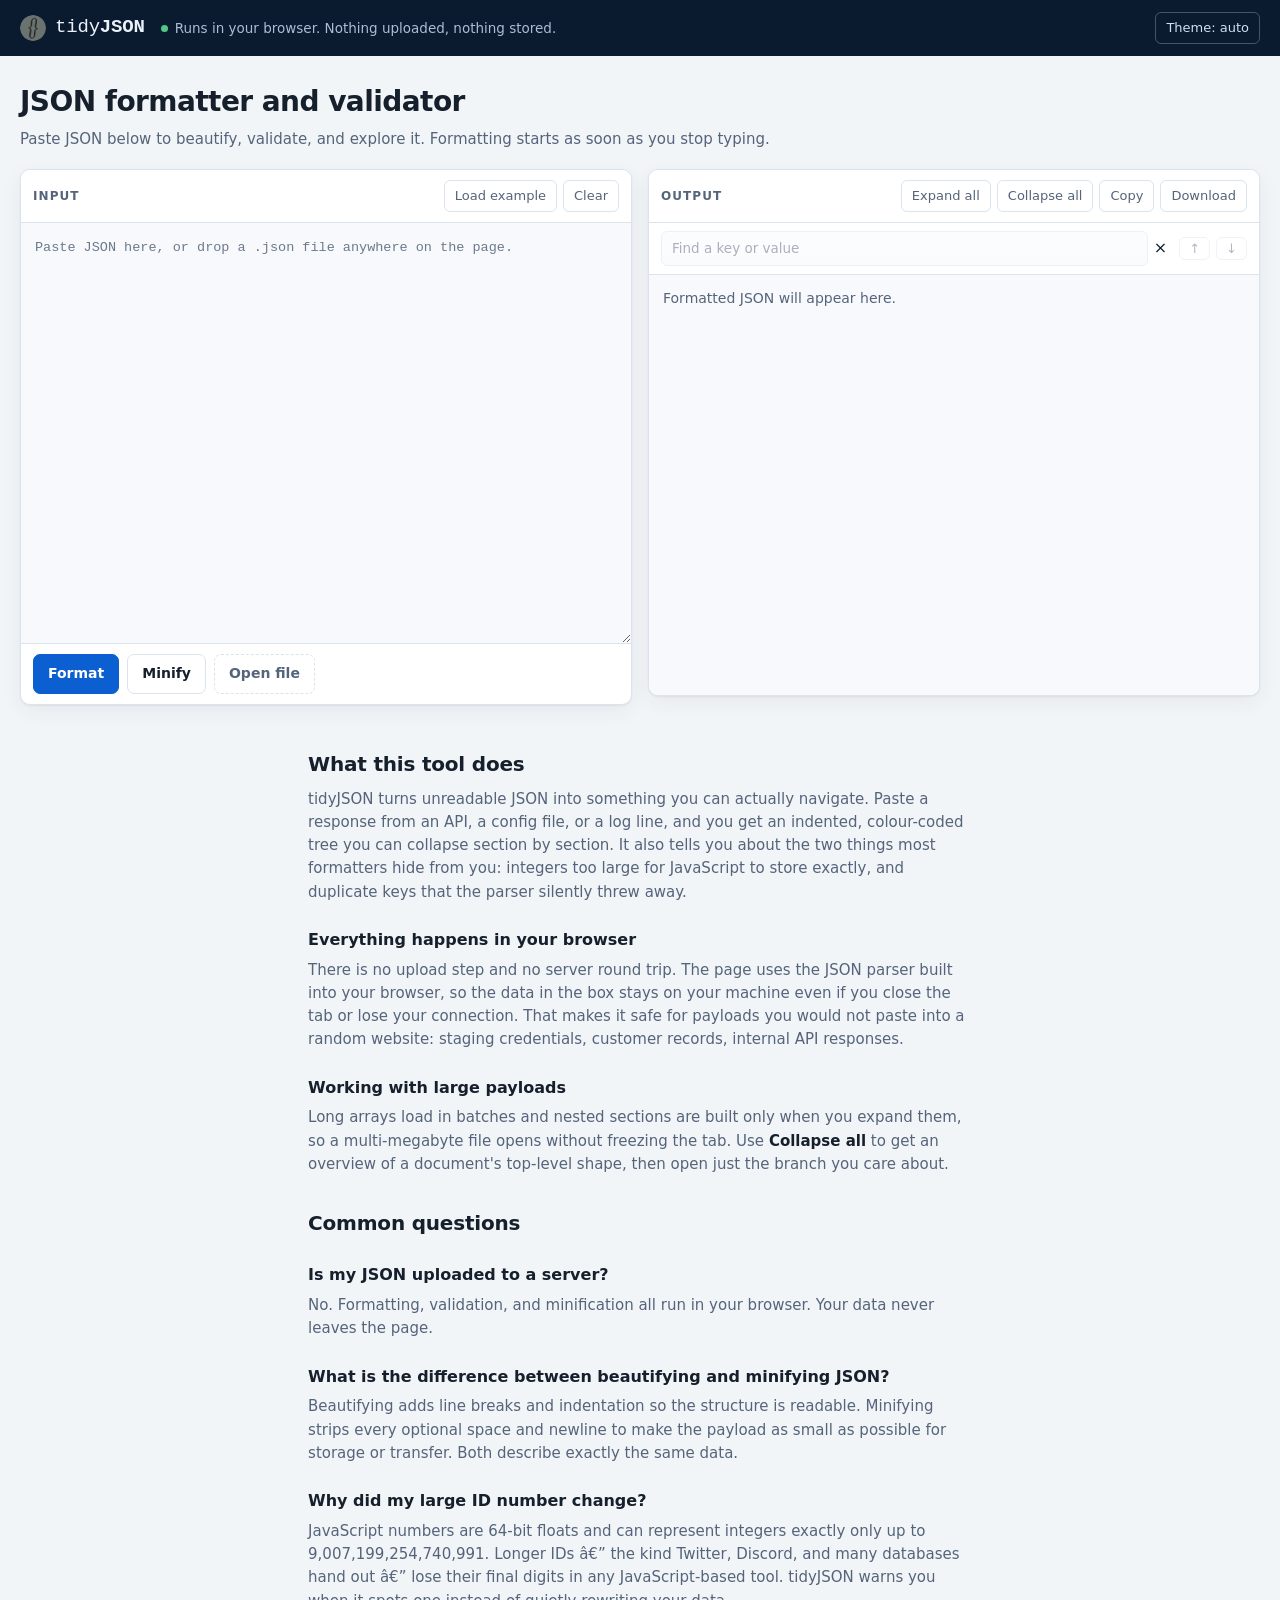
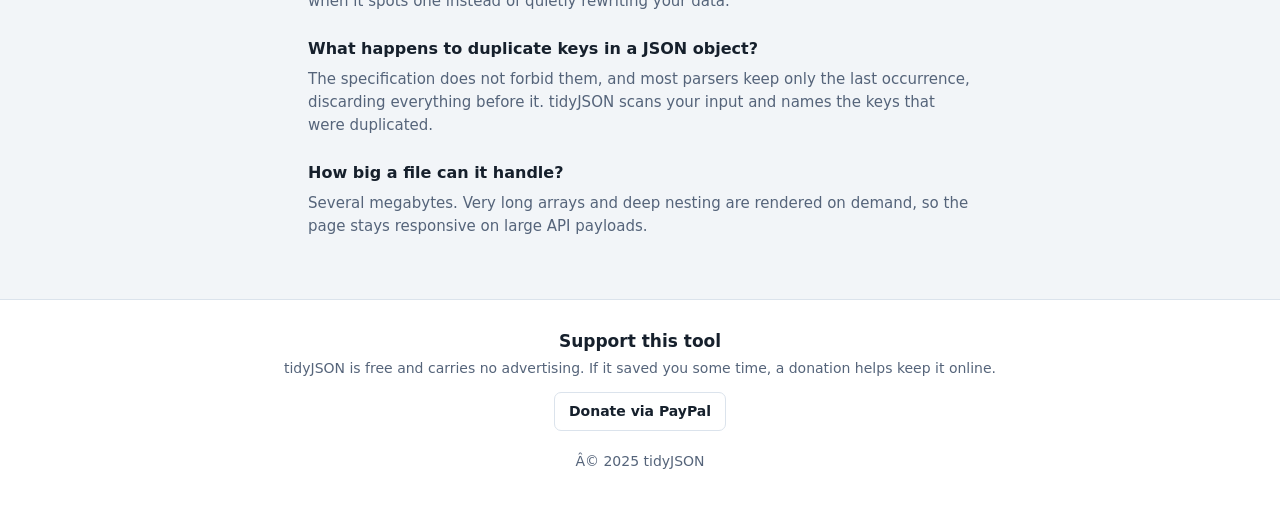
<file: index.html>
﻿<!DOCTYPE html>
<html lang="en" data-theme="auto">
<head>
  <meta charset="UTF-8" />
  <meta name="viewport" content="width=device-width, initial-scale=1.0" />
  <title>JSON Formatter &amp; Validator - Beautify &amp; Minify JSON Online | tidyJSON</title>
  <meta name="description" content="Free online JSON formatter and validator. Beautify, minify, and validate JSON in your browser. Nothing is uploaded, nothing is stored. No ads." />
  <link rel="canonical" href="https://tidyjson.com/" />
  <meta name="theme-color" content="#0A1A2F" media="(prefers-color-scheme: dark)" />
  <meta name="theme-color" content="#0A1A2F" media="(prefers-color-scheme: light)" />

  <link rel="icon" type="image/x-icon" href="assets/images/favicon.ico" />
  <link rel="apple-touch-icon" href="assets/images/logo.png" />
  <link rel="stylesheet" href="assets/css/styles.css" />

  <meta property="og:title" content="tidyJSON - JSON Formatter &amp; Validator" />
  <meta property="og:description" content="Beautify, validate, and minify JSON in your browser. Nothing is uploaded, nothing is stored." />
  <meta property="og:image" content="https://tidyjson.com/assets/images/preview.png" />
  <meta property="og:url" content="https://tidyjson.com/" />
  <meta property="og:type" content="website" />
  <meta name="twitter:card" content="summary_large_image" />
  <meta name="twitter:title" content="tidyJSON - JSON Formatter &amp; Validator" />
  <meta name="twitter:description" content="Beautify, validate, and minify JSON in your browser. Nothing is uploaded, nothing is stored." />
  <meta name="twitter:image" content="https://tidyjson.com/assets/images/preview.png" />

  <script type="application/ld+json">
  {
    "@context": "https://schema.org",
    "@type": "SoftwareApplication",
    "name": "tidyJSON",
    "description": "A free tool to format, validate, beautify, and minify JSON. Runs entirely in the browser.",
    "applicationCategory": "DeveloperApplication",
    "url": "https://tidyjson.com/",
    "operatingSystem": "All",
    "offers": { "@type": "Offer", "price": "0", "priceCurrency": "USD" }
  }
  </script>

  <script type="application/ld+json">
  {
    "@context": "https://schema.org",
    "@type": "FAQPage",
    "mainEntity": [
      {
        "@type": "Question",
        "name": "Is my JSON uploaded to a server?",
        "acceptedAnswer": { "@type": "Answer", "text": "No. Formatting, validation, and minification all run in your browser using the built-in JSON parser. Your data never leaves the page." }
      },
      {
        "@type": "Question",
        "name": "What is the difference between beautifying and minifying JSON?",
        "acceptedAnswer": { "@type": "Answer", "text": "Beautifying adds line breaks and indentation so the structure is readable. Minifying strips every optional space and newline to make the payload as small as possible for storage or transfer. Both describe the same data." }
      },
      {
        "@type": "Question",
        "name": "Why did my large ID number change?",
        "acceptedAnswer": { "@type": "Answer", "text": "JavaScript numbers are 64-bit floats and can only represent integers exactly up to 9,007,199,254,740,991. Longer IDs lose their final digits in any JavaScript-based tool. tidyJSON warns you when this happens instead of failing silently." }
      },
      {
        "@type": "Question",
        "name": "What happens to duplicate keys in a JSON object?",
        "acceptedAnswer": { "@type": "Answer", "text": "The JSON specification does not forbid them, and most parsers keep only the last occurrence, discarding the earlier values. tidyJSON scans your input and tells you which keys were duplicated." }
      },
      {
        "@type": "Question",
        "name": "How big a file can it handle?",
        "acceptedAnswer": { "@type": "Answer", "text": "Several megabytes. Deeply nested sections and very long arrays are rendered on demand as you expand them, so the page stays responsive on large API payloads." }
      }
    ]
  }
  </script>
</head>

<body>
  <a class="skip-link" href="#raw-json">Skip to the editor</a>

  <header class="masthead">
    <div class="masthead__inner">
      <a class="wordmark" href="/">
        <img src="assets/images/logo.png" alt="" width="26" height="26" class="wordmark__mark" />
        <span class="wordmark__text">tidy<b>JSON</b></span>
      </a>

      <p class="masthead__promise">
        <span class="dot" aria-hidden="true"></span>
        Runs in your browser. Nothing uploaded, nothing stored.
      </p>

      <button id="themeBtn" class="ghost-btn" type="button" aria-live="polite">
        Theme: auto
      </button>
    </div>
  </header>

  <main>
    <div class="lede">
      <h1>JSON formatter and validator</h1>
      <p>Paste JSON below to beautify, validate, and explore it. Formatting starts as soon as you stop typing.</p>
    </div>

    <section class="workspace" aria-label="JSON editor">

      <section class="panel">
        <div class="panel__bar">
          <h2 class="panel__title">Input</h2>
          <span class="panel__meta" id="inputMeta"></span>
          <div class="panel__actions">
            <button id="sampleBtn" class="ghost-btn" type="button">Load example</button>
            <button id="clearBtn" class="ghost-btn" type="button">Clear</button>
          </div>
        </div>

        <div class="editor">
          <textarea id="raw-json" placeholder="Paste JSON here, or drop a .json file anywhere on the page." spellcheck="false" autocapitalize="off" autocomplete="off" autocorrect="off"></textarea>
        </div>

        <div class="panel__foot">
          <button id="formatBtn" class="btn btn--primary" type="button">Format</button>
          <button id="minifyBtn" class="btn" type="button">Minify</button>
          <label class="file-btn">
            Open file
            <input type="file" id="fileInput" accept=".json,.txt,.geojson,.ndjson,application/json,text/plain" />
          </label>
        </div>

        <div id="error" class="alert" role="alert" hidden>
          <div class="alert__head">
            <strong id="errorTitle"></strong>
            <button id="jumpBtn" class="ghost-btn" type="button">Go to error</button>
          </div>
          <pre id="errorExcerpt" class="alert__excerpt"></pre>
        </div>
      </section>

      <section class="panel">
        <div class="panel__bar">
          <h2 class="panel__title">Output</h2>
          <span class="panel__meta" id="outputMeta"></span>
          <div class="panel__actions">
            <button id="expandBtn" class="ghost-btn" type="button">Expand all</button>
            <button id="collapseBtn" class="ghost-btn" type="button">Collapse all</button>
            <button id="copyAllBtn" class="ghost-btn" type="button">Copy</button>
            <button id="downloadBtn" class="ghost-btn" type="button">Download</button>
          </div>
        </div>

        <div class="find">
          <span class="find__field">
            <input id="findInput" type="search" placeholder="Find a key or value" spellcheck="false" autocomplete="off" aria-label="Find a key or value" />
            <button id="findClear" class="find__clear" type="button" aria-label="Clear search" hidden>&times;</button>
          </span>&times;</button>
          <span id="findCount" class="find__count" aria-live="polite"></span>
          <button id="findPrev" class="ghost-btn find__nav" type="button" aria-label="Previous match" disabled>&uarr;</button>
          <button id="findNext" class="ghost-btn find__nav" type="button" aria-label="Next match" disabled>&darr;</button>
        </div>

        <div id="notes" class="notes" hidden></div>

        <div id="output" class="output" tabindex="0" role="region" aria-label="Formatted JSON">
          <p class="output__empty">Formatted JSON will appear here.</p>
        </div>

        <div id="inspector" class="inspector" hidden>
          <code id="inspectorPath" class="inspector__path"></code>
          <div class="inspector__actions">
            <button id="copyPathBtn" class="ghost-btn" type="button">Copy path</button>
            <button id="copyValueBtn" class="ghost-btn" type="button">Copy value</button>
          </div>
        </div>
      </section>

    </section>

    <div id="toast" class="toast" role="status" aria-live="polite" hidden></div>

    <section class="prose">
      <h2>What this tool does</h2>
      <p>
        tidyJSON turns unreadable JSON into something you can actually navigate. Paste a response
        from an API, a config file, or a log line, and you get an indented, colour-coded tree you can
        collapse section by section. It also tells you about the two things most formatters hide from
        you: integers too large for JavaScript to store exactly, and duplicate keys that the parser
        silently threw away.
      </p>

      <h3>Everything happens in your browser</h3>
      <p>
        There is no upload step and no server round trip. The page uses the JSON parser built into
        your browser, so the data in the box stays on your machine even if you close the tab or lose
        your connection. That makes it safe for payloads you would not paste into a random website:
        staging credentials, customer records, internal API responses.
      </p>

      <h3>Working with large payloads</h3>
      <p>
        Long arrays load in batches and nested sections are built only when you expand them, so a
        multi-megabyte file opens without freezing the tab. Use <strong>Collapse all</strong> to get
        an overview of a document's top-level shape, then open just the branch you care about.
      </p>

      <h2 id="faq">Common questions</h2>

      <h3>Is my JSON uploaded to a server?</h3>
      <p>
        No. Formatting, validation, and minification all run in your browser. Your data never leaves
        the page.
      </p>

      <h3>What is the difference between beautifying and minifying JSON?</h3>
      <p>
        Beautifying adds line breaks and indentation so the structure is readable. Minifying strips
        every optional space and newline to make the payload as small as possible for storage or
        transfer. Both describe exactly the same data.
      </p>

      <h3>Why did my large ID number change?</h3>
      <p>
        JavaScript numbers are 64-bit floats and can represent integers exactly only up to
        9,007,199,254,740,991. Longer IDs â€” the kind Twitter, Discord, and many databases hand out â€”
        lose their final digits in any JavaScript-based tool. tidyJSON warns you when it spots one
        instead of quietly rewriting your data.
      </p>

      <h3>What happens to duplicate keys in a JSON object?</h3>
      <p>
        The specification does not forbid them, and most parsers keep only the last occurrence,
        discarding everything before it. tidyJSON scans your input and names the keys that were
        duplicated.
      </p>

      <h3>How big a file can it handle?</h3>
      <p>
        Several megabytes. Very long arrays and deep nesting are rendered on demand, so the page
        stays responsive on large API payloads.
      </p>
    </section>
  </main>

  <footer class="site-footer">
    <div class="site-footer__inner">
      <div>
        <h2>Support this tool</h2>
        <p>tidyJSON is free and carries no advertising. If it saved you some time, a donation helps keep it online.</p>
        <form action="https://www.paypal.com/donate" method="post" target="_top">
          <input type="hidden" name="hosted_button_id" value="74GBSTVWLTKEU" />
          <button type="submit" class="btn">Donate via PayPal</button>
        </form>
      </div>
      <p class="site-footer__legal">Â© 2025 tidyJSON</p>
    </div>
  </footer>

  <div id="dropOverlay" class="drop-overlay" hidden>
    <div class="drop-overlay__card">Drop a JSON file to open it</div>
  </div>

  <script src="assets/js/script.js" defer></script>
</body>
</html>
</file>
<file: assets/css/styles.css>
/* ==========================================================================
   tidyJSON
   Light theme by default, dark theme via [data-theme="dark"] on <html>.
   data-theme="auto" follows the operating system.
   ========================================================================== */

:root {
  --sans: ui-sans-serif, system-ui, -apple-system, "Segoe UI", Roboto, Helvetica, Arial, sans-serif;
  --mono: ui-monospace, SFMono-Regular, "SF Mono", "JetBrains Mono", Menlo, Consolas, monospace;

  --navy: #0a1a2f;
  --paper: #f2f5f8;
  --surface: #ffffff;
  --sunken: #f7f9fc;
  --line: #dbe3ec;
  --ink: #16202c;
  --muted: #55647a;
  --accent: #0b5fd0;
  --accent-ink: #ffffff;
  --danger: #b3261e;
  --danger-soft: #fdeceb;
  --warn: #7a4b00;
  --warn-soft: #fdf3e0;
  --guide: #e2e8f1;
  --guide-active: #b9cbe4;
  --select: #e8eef7;
  --match: #fdf0c8;
  --match-edge: #e2c66a;

  /* Syntax — all tested at 4.5:1 or better against --sunken */
  --tok-key: #1a4fb8;
  --tok-string: #12704a;
  --tok-number: #a83a17;
  --tok-bool: #7a4b00;
  --tok-null: #566374;
  --tok-punct: #6b7a8d;

  --radius: 10px;
  --shadow: 0 1px 2px rgba(16, 32, 52, .06), 0 6px 20px rgba(16, 32, 52, .06);
}

@media (prefers-color-scheme: dark) {
  :root[data-theme="auto"] { color-scheme: dark; }
}
:root[data-theme="dark"] { color-scheme: dark; }
:root[data-theme="light"] { color-scheme: light; }

/* Dark palette, applied for explicit dark and for auto + OS dark. */
:root[data-theme="dark"] {
  --paper: #0c131b;
  --surface: #131c26;
  --sunken: #0f1821;
  --line: #24313f;
  --ink: #e3eaf2;
  --muted: #94a5b8;
  --accent: #4e9bff;
  --accent-ink: #08131f;
  --danger: #ff8a80;
  --danger-soft: #2a1615;
  --warn: #ffc66d;
  --warn-soft: #2a2213;
  --guide: #22303e;
  --guide-active: #3d556f;
  --select: #1c2937;
  --match: #3a3216;
  --match-edge: #6d5e28;
  --tok-key: #7fb3ff;
  --tok-string: #7ed9a0;
  --tok-number: #ff9e80;
  --tok-bool: #ffc66d;
  --tok-null: #93a3b5;
  --tok-punct: #7d8fa3;
  --shadow: 0 1px 2px rgba(0, 0, 0, .4);
}

@media (prefers-color-scheme: dark) {
  :root[data-theme="auto"] {
    --paper: #0c131b;
    --surface: #131c26;
    --sunken: #0f1821;
    --line: #24313f;
    --ink: #e3eaf2;
    --muted: #94a5b8;
    --accent: #4e9bff;
    --accent-ink: #08131f;
    --danger: #ff8a80;
    --danger-soft: #2a1615;
    --warn: #ffc66d;
    --warn-soft: #2a2213;
    --guide: #22303e;
    --guide-active: #3d556f;
    --select: #1c2937;
    --match: #3a3216;
    --match-edge: #6d5e28;
    --tok-key: #7fb3ff;
    --tok-string: #7ed9a0;
    --tok-number: #ff9e80;
    --tok-bool: #ffc66d;
    --tok-null: #93a3b5;
    --tok-punct: #7d8fa3;
    --shadow: 0 1px 2px rgba(0, 0, 0, .4);
  }
}

*, *::before, *::after { box-sizing: border-box; }

/* The UA stylesheet's [hidden] rule loses to any author rule that sets
   display (e.g. .drop-overlay { display: grid }), which silently defeats the
   attribute. Force it. */
[hidden] { display: none !important; }

html { -webkit-text-size-adjust: 100%; }

body {
  margin: 0;
  background: var(--paper);
  color: var(--ink);
  font-family: var(--sans);
  font-size: 16px;
  line-height: 1.55;
}

/* --------------------------------------------------------------------------
   Focus + motion baseline
   -------------------------------------------------------------------------- */

:focus-visible {
  outline: 2px solid var(--accent);
  outline-offset: 2px;
  border-radius: 4px;
}

@media (prefers-reduced-motion: reduce) {
  *, *::before, *::after {
    animation-duration: .001ms !important;
    transition-duration: .001ms !important;
  }
}

.skip-link {
  position: absolute;
  left: -9999px;
  top: 0;
  background: var(--accent);
  color: var(--accent-ink);
  padding: 10px 16px;
  z-index: 50;
}
.skip-link:focus { left: 8px; top: 8px; }

/* --------------------------------------------------------------------------
   Masthead
   -------------------------------------------------------------------------- */

.masthead {
  background: var(--navy);
  color: #eaf1f8;
}

.masthead__inner {
  max-width: 1280px;
  margin: 0 auto;
  padding: 12px 20px;
  display: flex;
  align-items: center;
  gap: 16px;
  flex-wrap: wrap;
}

.wordmark {
  display: inline-flex;
  align-items: center;
  gap: 9px;
  color: inherit;
  text-decoration: none;
}
.wordmark__mark { display: block; border-radius: 50%; }
.wordmark__text {
  font-family: var(--mono);
  font-size: 19px;
  letter-spacing: -.01em;
  font-weight: 400;
}
.wordmark__text b { font-weight: 700; }

.masthead__promise {
  margin: 0;
  margin-right: auto;
  font-size: 13.5px;
  color: #a9bed4;
  display: inline-flex;
  align-items: center;
  gap: 7px;
}
.dot {
  width: 7px;
  height: 7px;
  border-radius: 50%;
  background: #4ec98a;
  flex: none;
}

.masthead .ghost-btn {
  color: #cfe0f1;
  border-color: rgba(255, 255, 255, .25);
}
.masthead .ghost-btn:hover { background: rgba(255, 255, 255, .1); }

/* --------------------------------------------------------------------------
   Layout
   -------------------------------------------------------------------------- */

main {
  max-width: 1280px;
  margin: 0 auto;
  padding: 24px 20px 8px;
}

.lede { margin-bottom: 18px; }
.lede h1 {
  margin: 0 0 4px;
  font-size: clamp(22px, 3.2vw, 28px);
  letter-spacing: -.02em;
}
.lede p { margin: 0; color: var(--muted); font-size: 15px; }

.workspace {
  display: grid;
  grid-template-columns: minmax(0, 1fr) minmax(0, 1fr);
  gap: 16px;
  align-items: start;
}

@media (max-width: 940px) {
  .workspace { grid-template-columns: minmax(0, 1fr); }
}

.panel {
  background: var(--surface);
  border: 1px solid var(--line);
  border-radius: var(--radius);
  box-shadow: var(--shadow);
  overflow: hidden;
}

.panel__bar {
  display: flex;
  align-items: center;
  gap: 10px;
  flex-wrap: wrap;
  padding: 10px 12px;
  border-bottom: 1px solid var(--line);
  background: var(--surface);
}

.panel__title {
  margin: 0;
  font-size: 12px;
  font-weight: 700;
  letter-spacing: .09em;
  text-transform: uppercase;
  color: var(--muted);
}

.panel__meta {
  font-family: var(--mono);
  font-size: 12px;
  color: var(--muted);
  min-width: 0;
  overflow: hidden;
  text-overflow: ellipsis;
  white-space: nowrap;
}

.panel__actions {
  margin-left: auto;
  display: flex;
  gap: 6px;
  flex-wrap: wrap;
}

.panel__foot {
  display: flex;
  gap: 8px;
  align-items: center;
  flex-wrap: wrap;
  padding: 10px 12px;
  border-top: 1px solid var(--line);
}

/* --------------------------------------------------------------------------
   Controls
   -------------------------------------------------------------------------- */

.btn {
  font: inherit;
  font-size: 14px;
  font-weight: 600;
  padding: 8px 14px;
  border-radius: 7px;
  border: 1px solid var(--line);
  background: var(--surface);
  color: var(--ink);
  cursor: pointer;
  transition: background .15s, border-color .15s;
}
.btn:hover { background: var(--sunken); }

.btn--primary {
  background: var(--accent);
  border-color: var(--accent);
  color: var(--accent-ink);
}
.btn--primary:hover { filter: brightness(1.08); }

.ghost-btn {
  font: inherit;
  font-size: 13px;
  padding: 5px 10px;
  border-radius: 6px;
  border: 1px solid var(--line);
  background: transparent;
  color: var(--muted);
  cursor: pointer;
  transition: background .15s, color .15s;
}
.ghost-btn:hover { background: var(--sunken); color: var(--ink); }
.ghost-btn[disabled] { opacity: .45; cursor: default; }
.ghost-btn[disabled]:hover { background: transparent; color: var(--muted); }

.file-btn {
  font-size: 14px;
  font-weight: 600;
  padding: 8px 14px;
  border-radius: 7px;
  border: 1px dashed var(--line);
  color: var(--muted);
  cursor: pointer;
}
.file-btn:hover { background: var(--sunken); color: var(--ink); }
.file-btn input { display: none; }
.file-btn:focus-within { outline: 2px solid var(--accent); outline-offset: 2px; }

/* --------------------------------------------------------------------------
   Editor
   -------------------------------------------------------------------------- */

.editor { padding: 0; }

#raw-json {
  display: block;
  width: 100%;
  min-height: 420px;
  resize: vertical;
  border: 0;
  padding: 14px;
  background: var(--sunken);
  color: var(--ink);
  font-family: var(--mono);
  font-size: 13.5px;
  line-height: 1.6;
  tab-size: 2;
}
#raw-json:focus { outline: 2px solid var(--accent); outline-offset: -2px; }
#raw-json::placeholder { color: var(--muted); opacity: .85; }

@media (max-width: 940px) {
  #raw-json { min-height: 220px; }
}

/* --------------------------------------------------------------------------
   Error panel
   -------------------------------------------------------------------------- */

.alert {
  border-top: 1px solid var(--line);
  background: var(--danger-soft);
  color: var(--danger);
  padding: 10px 12px;
  font-size: 14px;
}
.alert__head {
  display: flex;
  align-items: center;
  gap: 10px;
  flex-wrap: wrap;
}
.alert__head strong { font-weight: 600; }
.alert .ghost-btn {
  margin-left: auto;
  color: var(--danger);
  border-color: currentColor;
}
.alert__excerpt {
  margin: 8px 0 0;
  font-family: var(--mono);
  font-size: 12.5px;
  line-height: 1.5;
  white-space: pre;
  overflow-x: auto;
  color: var(--ink);
  background: var(--surface);
  border: 1px solid var(--line);
  border-radius: 6px;
  padding: 8px 10px;
}
.alert__excerpt:empty { display: none; }

/* --------------------------------------------------------------------------
   Notes (precision + duplicate key warnings)
   -------------------------------------------------------------------------- */

.notes {
  padding: 9px 12px;
  border-bottom: 1px solid var(--line);
  background: var(--warn-soft);
  color: var(--warn);
  font-size: 13.5px;
}
.notes p { margin: 0 0 3px; }
.notes p:last-child { margin-bottom: 0; }
.notes code {
  font-family: var(--mono);
  font-size: 12.5px;
  background: rgba(0, 0, 0, .06);
  padding: 1px 4px;
  border-radius: 4px;
}

/* --------------------------------------------------------------------------
   JSON output tree
   -------------------------------------------------------------------------- */

.output {
  position: relative;
  background: var(--sunken);
  padding: 12px 14px;
  min-height: 420px;
  max-height: 70vh;
  overflow: auto;
  font-family: var(--mono);
  font-size: 13.5px;
  line-height: 1.6;
}

@media (max-width: 940px) {
  .output { min-height: 200px; max-height: none; }
}

.output__empty {
  margin: 0;
  color: var(--muted);
  font-family: var(--sans);
  font-size: 14px;
}

/* Each line. pre-wrap plus anywhere-breaking stops one long base64 string
   from forcing the whole page into horizontal scroll. */
.row {
  white-space: pre-wrap;
  overflow-wrap: anywhere;
  position: relative;
}

/* Indentation comes from nesting, so a closing brace is automatically a
   sibling of its children and lines up with its opening brace. */
.children {
  margin-left: .55ch;
  padding-left: 1.15ch;
  border-left: 1px solid var(--guide);
}
.children:hover { border-left-color: var(--guide-active); }

.node.collapsed > .children,
.node.collapsed > .row-close { display: none; }

.fold { display: none; }
.node.collapsed .fold { display: inline; }
.fold .count {
  color: var(--muted);
  font-style: italic;
  padding: 0 .5ch;
  font-size: .92em;
}
.fold .ellipsis { color: var(--muted); padding: 0 .25ch; }

.toggle {
  font: inherit;
  width: 1.4ch;
  padding: 0;
  margin-right: .35ch;
  border: 0;
  background: none;
  color: var(--muted);
  cursor: pointer;
  line-height: 1;
}
.toggle::before { content: "\25BE"; display: inline-block; transition: transform .12s; }
.node.collapsed > .row > .toggle::before { transform: rotate(-90deg); }
.toggle:hover { color: var(--accent); }

.copy {
  font-family: var(--sans);
  font-size: 11px;
  margin-left: 1ch;
  padding: 0 6px;
  border: 1px solid var(--line);
  border-radius: 4px;
  background: var(--surface);
  color: var(--muted);
  cursor: pointer;
  vertical-align: 1px;
}
.copy:hover { color: var(--accent); border-color: var(--accent); }

/* Keep copy buttons out of the way on pointer devices, always visible on touch. */
@media (hover: hover) {
  .copy { visibility: hidden; }
  .row:hover > .copy,
  .copy:focus-visible { visibility: visible; }
}

.more {
  font: inherit;
  font-family: var(--sans);
  font-size: 12.5px;
  margin: 2px 0;
  padding: 2px 10px;
  border: 1px dashed var(--line);
  border-radius: 6px;
  background: transparent;
  color: var(--muted);
  cursor: pointer;
}
.more:hover { color: var(--accent); border-color: var(--accent); }

.k  { color: var(--tok-key); }
.s  { color: var(--tok-string); }
.n  { color: var(--tok-number); }
.bo { color: var(--tok-bool); }
.nl { color: var(--tok-null); }
.p  { color: var(--tok-punct); }
.b  { color: var(--ink); font-weight: 600; }

/* Minified view */
.minified {
  margin: 0;
  white-space: pre-wrap;
  overflow-wrap: anywhere;
  font-family: var(--mono);
  font-size: 13.5px;
}

/* --------------------------------------------------------------------------
   Toast
   -------------------------------------------------------------------------- */

.toast {
  position: fixed;
  left: 50%;
  bottom: 22px;
  transform: translateX(-50%);
  background: var(--navy);
  color: #fff;
  font-size: 14px;
  padding: 9px 16px;
  border-radius: 999px;
  box-shadow: 0 6px 24px rgba(0, 0, 0, .28);
  z-index: 40;
}

/* --------------------------------------------------------------------------
   Drop overlay
   -------------------------------------------------------------------------- */

.drop-overlay {
  position: fixed;
  inset: 0;
  background: rgba(10, 26, 47, .55);
  display: grid;
  place-items: center;
  z-index: 60;
}
.drop-overlay__card {
  background: var(--surface);
  color: var(--ink);
  border: 2px dashed var(--accent);
  border-radius: 14px;
  padding: 28px 40px;
  font-size: 17px;
  font-weight: 600;
}

/* --------------------------------------------------------------------------
   Long-form content
   -------------------------------------------------------------------------- */

.prose {
  max-width: 66ch;
  margin: 44px auto 8px;
  padding: 0 4px;
}
.prose h2 {
  margin: 32px 0 8px;
  font-size: 20px;
  letter-spacing: -.01em;
}
.prose h3 {
  margin: 24px 0 6px;
  font-size: 16px;
}
.prose p {
  margin: 0 0 12px;
  color: var(--muted);
  font-size: 15px;
}
.prose strong { color: var(--ink); }

/* --------------------------------------------------------------------------
   Footer
   -------------------------------------------------------------------------- */

.site-footer {
  margin-top: 40px;
  border-top: 1px solid var(--line);
  background: var(--surface);
}
.site-footer__inner {
  max-width: 1280px;
  margin: 0 auto;
  padding: 28px 20px;
  text-align: center;
}
.site-footer h2 { margin: 0 0 4px; font-size: 17px; }
.site-footer p { margin: 0 0 12px; color: var(--muted); font-size: 14px; }
.site-footer__legal { margin-top: 20px !important; font-size: 13px; }

/* --------------------------------------------------------------------------
   404
   -------------------------------------------------------------------------- */

.notfound {
  max-width: 46ch;
  margin: 72px auto 96px;
  text-align: center;
}
.notfound__code {
  margin: 0;
  font-family: var(--mono);
  font-size: 68px;
  font-weight: 700;
  line-height: 1;
  color: var(--line);
  letter-spacing: -.03em;
}
.notfound h1 {
  margin: 12px 0 8px;
  font-size: clamp(22px, 3.2vw, 28px);
  letter-spacing: -.02em;
}
.notfound__text {
  margin: 0 0 22px;
  color: var(--muted);
  font-size: 15px;
}
.notfound a.btn {
  display: inline-block;
  text-decoration: none;
}


/* --------------------------------------------------------------------------
   Find bar
   -------------------------------------------------------------------------- */

.find {
  display: flex;
  align-items: center;
  gap: 6px;
  padding: 8px 12px;
  border-bottom: 1px solid var(--line);
  position: relative;
}

.find__field {
  position: relative;
  flex: 1;
  min-width: 0;
  display: flex;
}

.find input {
  flex: 1;
  min-width: 0;
  font: inherit;
  font-size: 13.5px;
  padding: 6px 26px 6px 10px;
  border: 1px solid var(--line);
  border-radius: 6px;
  background: var(--sunken);
  color: var(--ink);
  -webkit-appearance: none;
  appearance: none;
}
.find input::-webkit-search-decoration,
.find input::-webkit-search-cancel-button { -webkit-appearance: none; }
.find input::placeholder { color: var(--muted); }
.find input:disabled { opacity: .5; cursor: not-allowed; }

.find__clear {
  position: absolute;
  right: 2px;
  top: 50%;
  transform: translateY(-50%);
  font: inherit;
  font-size: 17px;
  line-height: 1;
  border: 0;
  background: none;
  color: var(--muted);
  cursor: pointer;
  padding: 0 6px;
}
.find__clear:hover { color: var(--ink); }

.find__count {
  font-family: var(--mono);
  font-size: 12px;
  color: var(--muted);
  white-space: nowrap;
  flex: none;
}
.find__count.is-empty { color: var(--danger); }

.find__nav {
  flex: none;
  padding: 4px 9px;
  line-height: 1;
}

/* --------------------------------------------------------------------------
   Match + selection highlighting
   -------------------------------------------------------------------------- */

.row.is-selected {
  background: var(--select);
  border-radius: 3px;
}

.row.is-match {
  background: var(--match);
  border-radius: 3px;
  box-shadow: 0 0 0 1px var(--match-edge);
}

/* --------------------------------------------------------------------------
   Inspector bar
   -------------------------------------------------------------------------- */

.inspector {
  display: flex;
  align-items: center;
  gap: 10px;
  flex-wrap: wrap;
  padding: 8px 12px;
  border-top: 1px solid var(--line);
  background: var(--surface);
}

.inspector__path {
  flex: 1;
  min-width: 0;
  font-family: var(--mono);
  font-size: 12.5px;
  color: var(--tok-key);
  overflow-x: auto;
  white-space: nowrap;
  padding: 3px 0;
}

.inspector__actions {
  display: flex;
  gap: 6px;
  flex: none;
}
</file>
